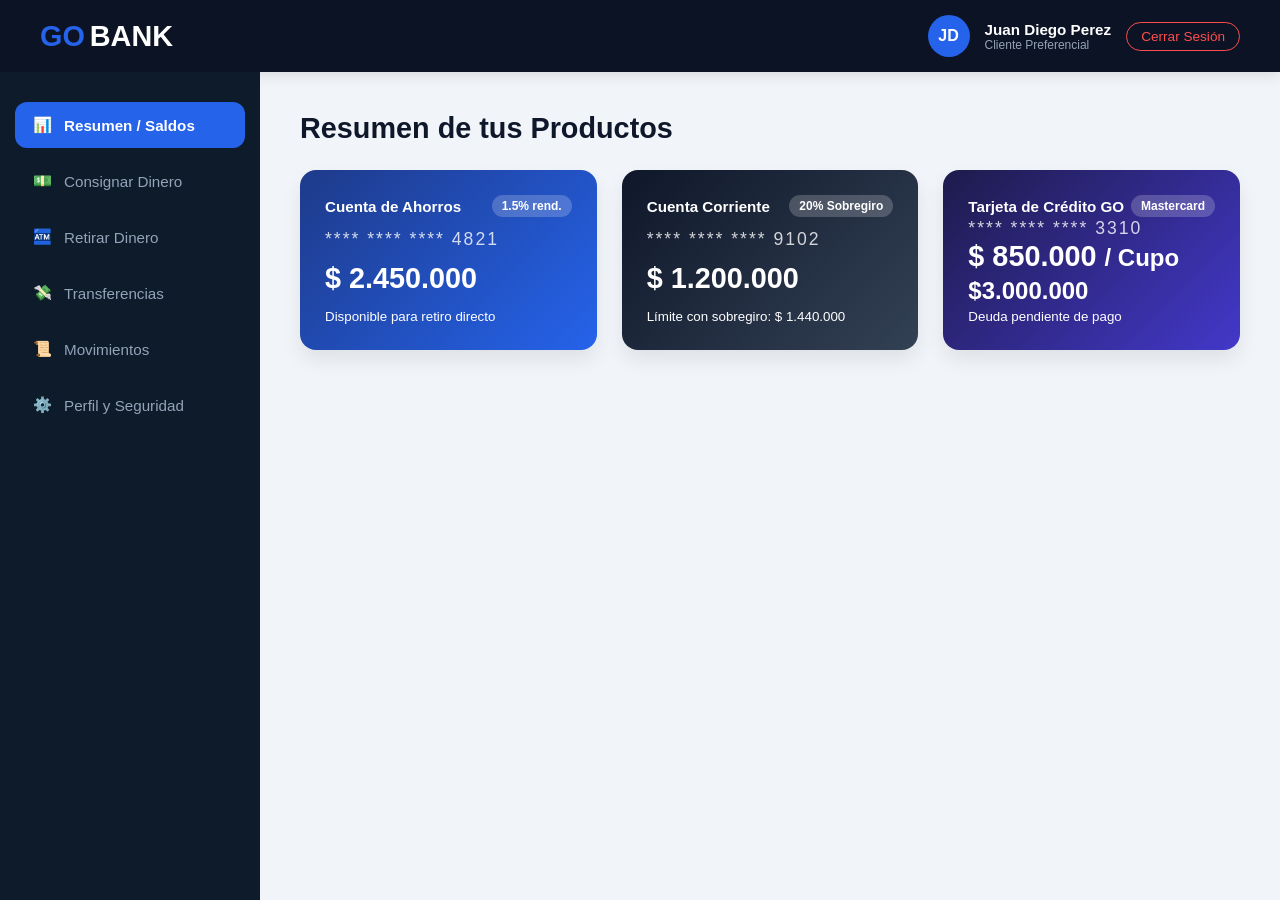
<file: src/landing.html>
<!DOCTYPE html>
<html lang="es">
<head>
  <meta charset="UTF-8">
  <meta name="viewport" content="width=device-width, initial-scale=1.0">
  <title>Panel de Cajero - GOBANK</title>
  <link rel="stylesheet" href="dashboard-styles.css">
</head>
<body>

  <!-- Barra Superior de Navegación -->
  <header class="topbar">
    <div class="brand">
      <span class="logo">GO</span>
      <span class="brand-name">BANK</span>
    </div>
    <div class="user-info">
      <div class="user-avatar">JD</div>
      <div class="user-details">
        <span class="user-name">Juan Diego Perez</span>
        <span class="user-role">Cliente Preferencial</span>
      </div>
      <button class="btn-logout" onclick="alert('Sesión cerrada con éxito.')">Cerrar Sesión</button>
    </div>
  </header>

  <div class="dashboard-layout">
    
    <!-- Barra Lateral de Navegación -->
    <aside class="sidebar">
      <nav class="sidebar-nav">
        <button class="nav-item active" onclick="switchTab('resumen')">
          <span class="icon">📊</span> Resumen / Saldos
        </button>
        <button class="nav-item" onclick="switchTab('consignar')">
          <span class="icon">💵</span> Consignar Dinero
        </button>
        <button class="nav-item" onclick="switchTab('retirar')">
          <span class="icon">🏧</span> Retirar Dinero
        </button>
        <button class="nav-item" onclick="switchTab('transferir')">
          <span class="icon">💸</span> Transferencias
        </button>
        <button class="nav-item" onclick="switchTab('movimientos')">
          <span class="icon">📜</span> Movimientos
        </button>
        <button class="nav-item" onclick="switchTab('perfil')">
          <span class="icon">⚙️</span> Perfil y Seguridad
        </button>
      </nav>
    </aside>

    <!-- Contenido Principal -->
    <main class="main-content">

      <!-- SECCIÓN 1: RESUMEN DE SALDOS -->
      <section id="tab-resumen" class="tab-content active">
        <h2 class="section-title">Resumen de tus Productos</h2>
        <div class="cards-grid">
          
          <div class="product-card savings">
            <div class="card-header">
              <span>Cuenta de Ahorros</span>
              <span class="badge">1.5% rend.</span>
            </div>
            <div class="card-number">**** **** **** 4821</div>
            <div class="card-balance">$ 2.450.000</div>
            <div class="card-footer">
              <small>Disponible para retiro directo</small>
            </div>
          </div>

          <div class="product-card checking">
            <div class="card-header">
              <span>Cuenta Corriente</span>
              <span class="badge overdrawn">20% Sobregiro</span>
            </div>
            <div class="card-number">**** **** **** 9102</div>
            <div class="card-balance">$ 1.200.000</div>
            <div class="card-footer">
              <small>Límite con sobregiro: $ 1.440.000</small>
            </div>
          </div>

          <div class="product-card credit">
            <div class="card-header">
              <span>Tarjeta de Crédito GO</span>
              <span class="badge mastercard">Mastercard</span>
            </div>
            <div class="card-number">**** **** **** 3310</div>
            <div class="card-balance">$ 850.000 <small>/ Cupo $3.000.000</small></div>
            <div class="card-footer">
              <small>Deuda pendiente de pago</small>
            </div>
          </div>

        </div>
      </section>

      <!-- SECCIÓN 2: CONSIGNAR DINERO -->
      <section id="tab-consignar" class="tab-content">
        <h2 class="section-title">Consignar Dinero</h2>
        <div class="form-card">
          <form class="action-form">
            <div class="input-group">
              <label>Selecciona el producto a depositar</label>
              <select required>
                <option value="ahorros">Cuenta de Ahorros - **** 4821 ($2.450.000)</option>
                <option value="corriente">Cuenta Corriente - **** 9102 ($1.200.000)</option>
              </select>
            </div>
            <div class="input-group">
              <label>Monto a consignar ($)</label>
              <input type="number" min="1" placeholder="Ej: 50000" required>
            </div>
            <button type="submit" class="btn-action">Realizar Consignación</button>
          </form>
        </div>
      </section>

      <!-- SECCIÓN 3: RETIRAR DINERO -->
     <!-- SECCIÓN 3: RETIRAR DINERO / AVANCES -->
      <section id="tab-retirar" class="tab-content">
        <h2 class="section-title">Retirar Dinero / Avances</h2>
        <div class="form-card">
          <form class="action-form">
            <div class="input-group">
              <label>Selecciona el producto de origen</label>
              <select id="select-retiro-origen" onchange="actualizarInfoRetiro()" required>
                <option value="ahorros">Cuenta de Ahorros - **** 4821 ($2.450.000)</option>
                <option value="corriente">Cuenta Corriente - **** 9102 ($1.200.000)</option>
                <option value="credito">Tarjeta de Crédito GO - **** 3310 (Cupo disp: $2.150.000)</option>
              </select>
            </div>

            <div class="input-group">
              <label>Monto a retirar ($)</label>
              <input type="number" min="1" placeholder="Monto" required>
            </div>

            <!-- Recadro informativo dinámico según el producto seleccionado -->
            <div id="info-retiro-box" class="info-box">
              <p>💡 <b>Reglas de Ahorros:</b> Aplica un cobro del 1.5% de comisión por retiro[cite: 3].</p>
            </div>

            <button type="submit" class="btn-action">Confirmar Retiro / Avance</button>
          </form>
        </div>
      </section>

      <!-- SECCIÓN 4: TRANSFERENCIAS -->
      <section id="tab-transferir" class="tab-content">
        <h2 class="section-title">Realizar Transferencia</h2>
        <div class="form-card">
          <form class="action-form">
            <div class="input-group">
              <label>Tipo de transferencia</label>
              <select required>
                <option value="propia">Entre mis propias cuentas</option>
                <option value="terceros">A otros usuarios GO</option>
              </select>
            </div>
            <div class="input-group">
              <label>Cuenta de origen</label>
              <select required>
                <option value="ahorros">Cuenta de Ahorros - **** 4821</option>
                <option value="corriente">Cuenta Corriente - **** 9102</option>
              </select>
            </div>
            <div class="input-group">
              <label>Cuenta de destino / ID de Usuario</label>
              <input type="text" placeholder="Ej: 1029384756 o número de cuenta" required>
            </div>
            <div class="input-group">
              <label>Monto a transferir ($)</label>
              <input type="number" min="1" placeholder="Ej: 100000" required>
            </div>
            <button type="submit" class="btn-action">Transferir Ahora</button>
          </form>
        </div>
      </section>

      <!-- SECCIÓN 5: CONSULTAR MOVIMIENTOS -->
      <section id="tab-movimientos" class="tab-content">
        <h2 class="section-title">Historial de Movimientos</h2>
        <div class="table-card">
          <table class="history-table">
            <thead>
              <tr>
                <th>Fecha y Hora</th>
                <th>Tipo</th>
                <th>Producto</th>
                <th>Valor</th>
                <th>Estado</th>
              </tr>
            </thead>
            <tbody>
              <tr>
                <td>03/10/2026 09:15 AM</td>
                <td><span class="badge-type deposit">Consignación</span></td>
                <td>Cuenta de Ahorros</td>
                <td class="amount positive">+$ 150.000</td>
                <td>Exitosa</td>
              </tr>
              <tr>
                <td>02/10/2026 04:30 PM</td>
                <td><span class="badge-type withdrawal">Retiro</span></td>
                <td>Cuenta Corriente</td>
                <td class="amount negative">-$ 50.000</td>
                <td>Exitosa</td>
              </tr>
              <tr>
                <td>01/10/2026 11:20 AM</td>
                <td><span class="badge-type transfer">Transferencia</span></td>
                <td>Ahorros → Corriente</td>
                <td class="amount neutral">$ 200.000</td>
                <td>Exitosa</td>
              </tr>
            </tbody>
          </table>
        </div>
      </section>

      <!-- SECCIÓN 6: PERFIL Y SEGURIDAD -->
      <section id="tab-perfil" class="tab-content">
        <h2 class="section-title">Perfil y Configuración de Seguridad</h2>
        <div class="form-card">
          <h3>Datos Personales</h3>
          <form class="action-form">
            <div class="input-group">
              <label>Nombre Completo</label>
              <input type="text" value="Juan Diego Perez">
            </div>
            <div class="input-group">
              <label>Número de Identificación</label>
              <input type="text" value="1029384756" disabled>
            </div>
            <div class="input-group">
              <label>Correo Electrónico</label>
              <input type="email" value="juan.perez@email.com">
            </div>
            <button type="button" class="btn-action">Guardar Cambios</button>
          </form>

          <hr class="form-divider">

          <h3>Cambio de Contraseña</h3>
          <form class="action-form">
            <div class="input-group">
              <label>Contraseña Actual</label>
              <input type="password" placeholder="••••••••">
            </div>
            <div class="input-group">
              <label>Nueva Contraseña</label>
              <input type="password" placeholder="••••••••">
            </div>
            <div class="input-group">
              <label>Confirmar Nueva Contraseña</label>
              <input type="password" placeholder="••••••••">
            </div>
            <button type="button" class="btn-action warning">Actualizar Contraseña</button>
          </form>
        </div>
      </section>

    </main>

  </div>

  <!-- Script interactivo básico para cambio de pestañas -->
  <script>
    function switchTab(tabId) {
      document.querySelectorAll('.tab-content').forEach(el => el.classList.remove('active'));
      document.querySelectorAll('.nav-item').forEach(el => el.classList.remove('active'));

      document.getElementById('tab-' + tabId).classList.add('active');
      event.currentTarget.classList.add('active');
    }
  </script>
  <script>
    function actualizarInfoRetiro() {
      const opcion = document.getElementById('select-retiro-origen').value;
      const infoBox = document.getElementById('info-retiro-box');

      if (opcion === 'ahorros') {
        infoBox.innerHTML = '<p>💡 <b>Regla Ahorros:</b> Se aplica un cobro del 1.5% por retiro sobre el valor solicitado[cite: 3].</p>';
      } else if (opcion === 'corriente') {
        infoBox.innerHTML = '<p>💡 <b>Regla Corriente:</b> Puedes retirar hasta tu saldo disponible + un 20% adicional de sobregiro[cite: 3].</p>';
      } else if (opcion === 'credito') {
        infoBox.innerHTML = '<p>💳 <b>Avance con Tarjeta de Crédito:</b> Tiene un cobro fijo de $5.000 + 2% sobre el valor del avance[cite: 4].</p>';
      }
    }
  </script>
</body>
</html>
</file>
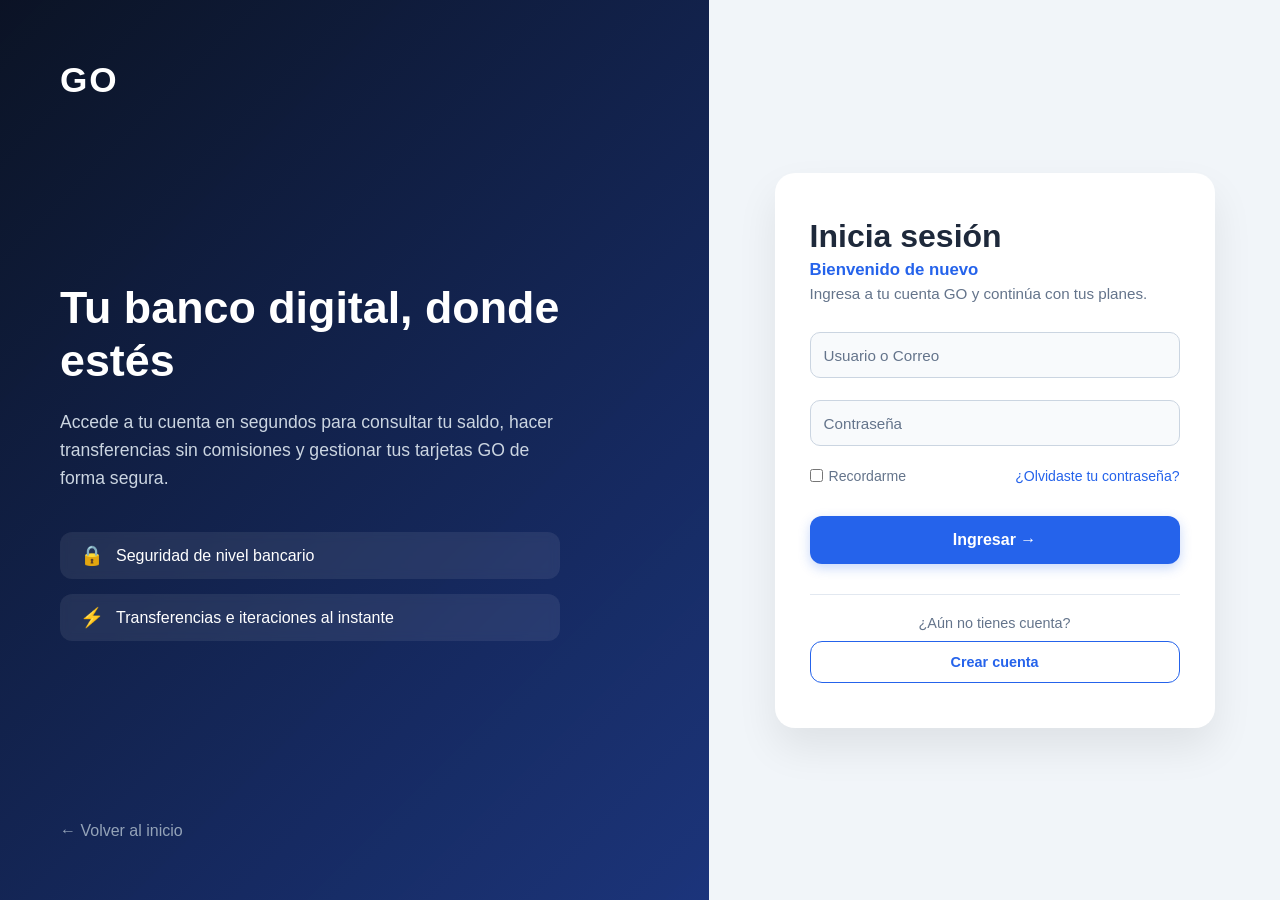
<file: src/login.html>
<!DOCTYPE html>
<html lang="es">
<head>
  <meta charset="UTF-8">
  <meta name="viewport" content="width=device-width, initial-scale=1.0">
  <title>Inicia Sesión - GOBANK</title>
  <link rel="stylesheet" href="login-styles.css">
</head>
<body>

  <main class="login-container">
    
    <!-- Lado Izquierdo: Información / Mensaje de marca -->
    <section class="info-panel">
      <div class="brand-logo">GO</div>
      <div class="info-content">
        <h1>Tu banco digital, donde estés</h1>
        <p>Accede a tu cuenta en segundos para consultar tu saldo, hacer transferencias sin comisiones y gestionar tus tarjetas GO de forma segura.</p>
        <div class="features-list">
          <div class="feature-item">
            <span class="icon">🔒</span>
            <span>Seguridad de nivel bancario</span>
          </div>
          <div class="feature-item">
            <span class="icon">⚡</span>
            <span>Transferencias e iteraciones al instante</span>
          </div>
        </div>
      </div>
      <div class="info-footer">
        <a href="index.html" class="back-link">← Volver al inicio</a>
      </div>
    </section>

    <!-- Lado Derecho: Formulario de Iniciar Sesión -->
    <section class="form-panel">
      <div class="login-card">
        <h2>Inicia sesión</h2>
        <span class="welcome-text">Bienvenido de nuevo</span>
        <p class="instruction-text">Ingresa a tu cuenta GO y continúa con tus planes.</p>

        <form class="login-form">
          <div class="input-group">
            <input type="text" id="username" required placeholder=" ">
            <label for="username">Usuario o Correo</label>
          </div>

          <div class="input-group">
            <input type="password" id="password" required placeholder=" ">
            <label for="password">Contraseña</label>
          </div>

          <div class="form-options">
            <label class="remember-me">
              <input type="checkbox"> Recordarme
            </label>
            <a href="#" class="forgot-password">¿Olvidaste tu contraseña?</a>
          </div>

          <button type="submit" class="btn-submit">Ingresar →</button>
        </form>

        <div class="card-footer">
          <p>¿Aún no tienes cuenta?</p>
          <a href="registro.html" class="btn-secondary-link">Crear cuenta</a>
        </div>
      </div>
    </section>

  </main>

</body>
</html>
</file>
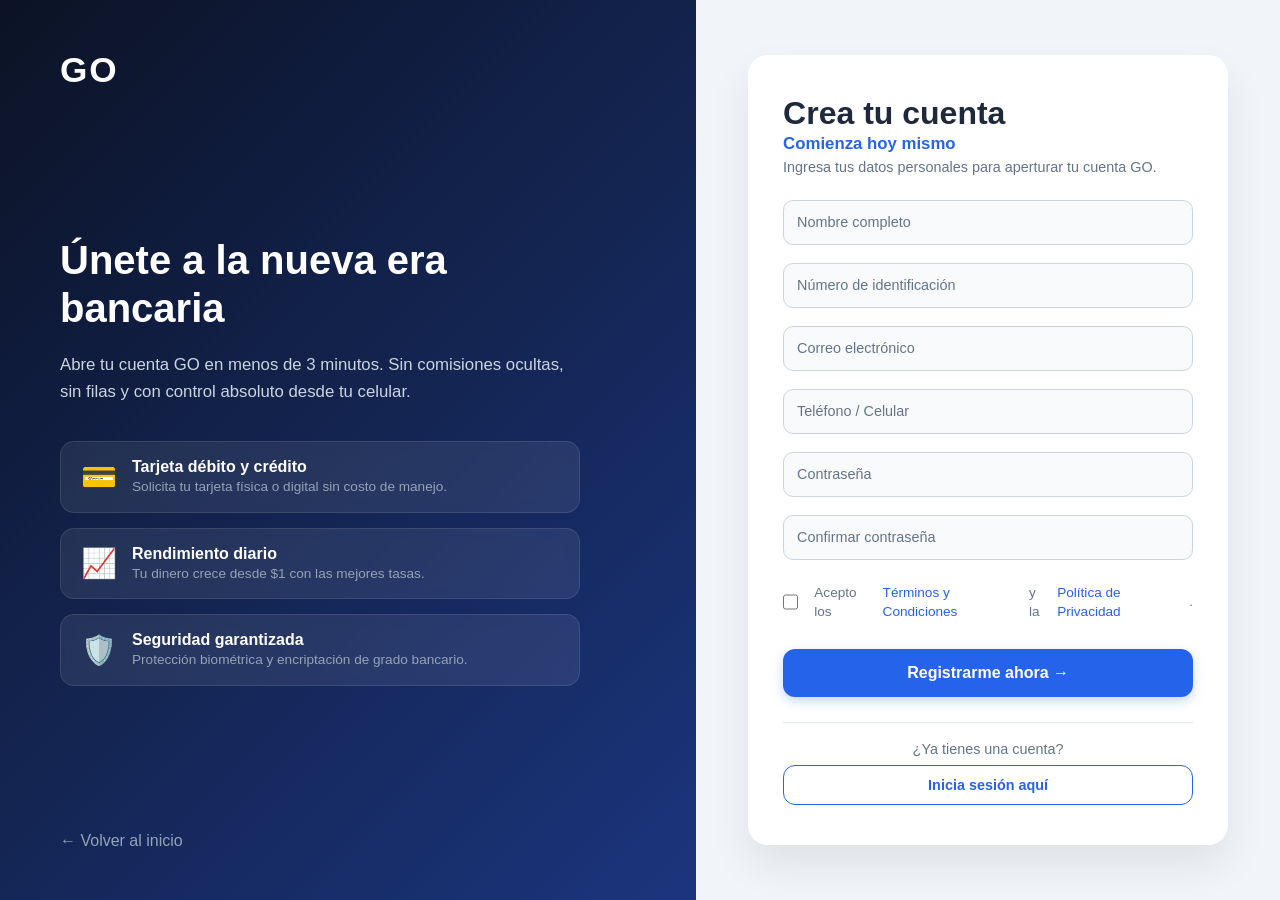
<file: src/registro.html>
<!DOCTYPE html>
<html lang="es">
<head>
  <meta charset="UTF-8">
  <meta name="viewport" content="width=device-width, initial-scale=1.0">
  <title>Registro - GOBANK</title>
  <link rel="stylesheet" href="registro-styles.css">
</head>
<body>

  <main class="register-container">
    
    <!-- Lado Izquierdo: Información y Beneficios -->
    <section class="info-panel">
      <div class="brand-logo">GO</div>
      <div class="info-content">
        <h1>Únete a la nueva era bancaria</h1>
        <p>Abre tu cuenta GO en menos de 3 minutos. Sin comisiones ocultas, sin filas y con control absoluto desde tu celular.</p>
        
        <div class="benefits-list">
          <div class="benefit-card">
            <div class="benefit-icon">💳</div>
            <div>
              <h3>Tarjeta débito y crédito</h3>
              <p>Solicita tu tarjeta física o digital sin costo de manejo.</p>
            </div>
          </div>

          <div class="benefit-card">
            <div class="benefit-icon">📈</div>
            <div>
              <h3>Rendimiento diario</h3>
              <p>Tu dinero crece desde $1 con las mejores tasas.</p>
            </div>
          </div>

          <div class="benefit-card">
            <div class="benefit-icon">🛡️</div>
            <div>
              <h3>Seguridad garantizada</h3>
              <p>Protección biométrica y encriptación de grado bancario.</p>
            </div>
          </div>
        </div>
      </div>

      <div class="info-footer">
        <a href="index.html" class="back-link">← Volver al inicio</a>
      </div>
    </section>

    <!-- Lado Derecho: Formulario de Registro -->
    <section class="form-panel">
      <div class="register-card">
        <h2>Crea tu cuenta</h2>
        <span class="subtitle-text">Comienza hoy mismo</span>
        <p class="instruction-text">Ingresa tus datos personales para aperturar tu cuenta GO.</p>

        <form class="register-form">
          
          <div class="input-group">
            <input type="text" id="fullname" required placeholder=" ">
            <label for="fullname">Nombre completo</label>
          </div>

          <div class="input-group">
            <input type="text" id="id-number" required placeholder=" ">
            <label for="id-number">Número de identificación</label>
          </div>

          <div class="input-group">
            <input type="email" id="email" required placeholder=" ">
            <label for="email">Correo electrónico</label>
          </div>

          <div class="input-group">
            <input type="tel" id="phone" required placeholder=" ">
            <label for="phone">Teléfono / Celular</label>
          </div>

          <div class="input-group">
            <input type="password" id="password" required placeholder=" ">
            <label for="password">Contraseña</label>
          </div>

          <div class="input-group">
            <input type="password" id="confirm-password" required placeholder=" ">
            <label for="confirm-password">Confirmar contraseña</label>
          </div>

          <div class="terms-group">
            <label class="checkbox-container">
              <input type="checkbox" required>
              <span class="checkmark"></span>
              Acepto los <a href="#">Términos y Condiciones</a> y la <a href="#">Política de Privacidad</a>.
            </label>
          </div>

          <button type="submit" class="btn-submit">Registrarme ahora →</button>
        </form>

        <div class="card-footer">
          <p>¿Ya tienes una cuenta?</p>
          <a href="login.html" class="btn-login-link">Inicia sesión aquí</a>
        </div>
      </div>
    </section>

  </main>

</body>
</html>
</file>
<file: src/dashboard-styles.css>
/* Variables Globales */
:root {
  --bg-dark: #0b1325;
  --bg-main: #f1f5f9;
  --primary-blue: #2563eb;
  --primary-hover: #1d4ed8;
  --text-dark: #0f172a;
  --text-muted: #64748b;
  --text-light: #ffffff;
  --border-radius: 16px;
  --transition: all 0.3s cubic-bezier(0.4, 0, 0.2, 1);
}

* {
  box-sizing: border-box;
  margin: 0;
  padding: 0;
  font-family: 'Segoe UI', Tahoma, Geneva, Verdana, sans-serif;
}

body {
  background-color: var(--bg-main);
  color: var(--text-dark);
  min-height: 100vh;
}

/* 1. Topbar Superior */
.topbar {
  display: flex;
  justify-content: space-between;
  align-items: center;
  background-color: var(--bg-dark);
  padding: 15px 40px;
  color: var(--text-light);
  box-shadow: 0 4px 12px rgba(0, 0, 0, 0.1);
}

.brand {
  display: flex;
  align-items: center;
  gap: 5px;
  font-size: 1.8rem;
  font-weight: 900;
}

.brand .logo {
  color: var(--primary-blue);
}

.user-info {
  display: flex;
  align-items: center;
  gap: 15px;
}

.user-avatar {
  width: 42px;
  height: 42px;
  border-radius: 50%;
  background-color: var(--primary-blue);
  color: var(--text-light);
  display: flex;
  align-items: center;
  justify-content: center;
  font-weight: bold;
}

.user-details {
  display: flex;
  flex-direction: column;
}

.user-name {
  font-size: 0.95rem;
  font-weight: 600;
}

.user-role {
  font-size: 0.75rem;
  color: #94a3b8;
}

.btn-logout {
  background-color: transparent;
  border: 1px solid #ff4d4d;
  color: #ff4d4d;
  padding: 6px 14px;
  border-radius: 20px;
  cursor: pointer;
  font-size: 0.85rem;
  transition: var(--transition);
}

.btn-logout:hover {
  background-color: #ff4d4d;
  color: var(--text-light);
}

/* 2. Layout Principal (Sidebar + Main Content) */
.dashboard-layout {
  display: flex;
  min-height: calc(100vh - 72px);
}

.sidebar {
  width: 260px;
  background-color: #0d1b2a;
  padding: 30px 15px;
}

.sidebar-nav {
  display: flex;
  flex-direction: column;
  gap: 10px;
}

.nav-item {
  display: flex;
  align-items: center;
  gap: 12px;
  padding: 14px 18px;
  background: transparent;
  border: none;
  border-radius: 12px;
  color: #94a3b8;
  font-size: 0.95rem;
  font-weight: 500;
  text-align: left;
  cursor: pointer;
  transition: var(--transition);
}

.nav-item:hover {
  background-color: rgba(255, 255, 255, 0.08);
  color: var(--text-light);
  transform: translateX(5px);
}

.nav-item.active {
  background-color: var(--primary-blue);
  color: var(--text-light);
  font-weight: 600;
}

.main-content {
  flex: 1;
  padding: 40px;
}

/* Tabs Toggle */
.tab-content {
  display: none;
}

.tab-content.active {
  display: block;
}

.section-title {
  font-size: 1.8rem;
  margin-bottom: 25px;
  color: var(--text-dark);
}

/* 3. Tarjetas de Productos */
.cards-grid {
  display: flex;
  gap: 25px;
  flex-wrap: wrap;
}

.product-card {
  flex: 1;
  min-width: 280px;
  border-radius: var(--border-radius);
  padding: 25px;
  color: var(--text-light);
  display: flex;
  flex-direction: column;
  justify-content: space-between;
  height: 180px;
  box-shadow: 0 10px 20px rgba(0, 0, 0, 0.08);
  transition: var(--transition);
}

.product-card:hover {
  transform: translateY(-8px);
  box-shadow: 0 15px 30px rgba(0, 0, 0, 0.15);
}

.product-card.savings {
  background: linear-gradient(135deg, #1e3a8a 0%, #2563eb 100%);
}

.product-card.checking {
  background: linear-gradient(135deg, #0f172a 0%, #334155 100%);
}

.product-card.credit {
  background: linear-gradient(135deg, #1e1b4b 0%, #4338ca 100%);
}

.card-header {
  display: flex;
  justify-content: space-between;
  align-items: center;
  font-size: 0.95rem;
  font-weight: 600;
}

.badge {
  font-size: 0.75rem;
  background: rgba(255, 255, 255, 0.2);
  padding: 4px 10px;
  border-radius: 12px;
}

.card-number {
  font-size: 1.1rem;
  letter-spacing: 2px;
  opacity: 0.8;
}

.card-balance {
  font-size: 1.8rem;
  font-weight: bold;
}

/* 4. Formularios de Acción */
.form-card {
  background-color: var(--text-light);
  padding: 35px;
  border-radius: var(--border-radius);
  max-width: 600px;
  box-shadow: 0 8px 20px rgba(0, 0, 0, 0.05);
}

.action-form {
  display: flex;
  flex-direction: column;
  gap: 20px;
}

.input-group {
  display: flex;
  flex-direction: column;
  gap: 8px;
}

.input-group label {
  font-weight: 600;
  font-size: 0.9rem;
  color: var(--text-dark);
}

.input-group input,
.input-group select {
  padding: 12px 16px;
  border: 1px solid #cbd5e1;
  border-radius: 10px;
  font-size: 1rem;
  outline: none;
  transition: var(--transition);
}

.input-group input:focus,
.input-group select:focus {
  border-color: var(--primary-blue);
  box-shadow: 0 0 0 3px rgba(37, 99, 235, 0.15);
}

.btn-action {
  background-color: var(--primary-blue);
  color: var(--text-light);
  border: none;
  padding: 14px;
  border-radius: 12px;
  font-size: 1rem;
  font-weight: 600;
  cursor: pointer;
  transition: var(--transition);
  margin-top: 10px;
}

.btn-action:hover {
  background-color: var(--primary-hover);
  transform: translateY(-2px);
  box-shadow: 0 6px 18px rgba(37, 99, 235, 0.3);
}

.info-box {
  background-color: #eff6ff;
  border-left: 4px solid var(--primary-blue);
  padding: 15px;
  border-radius: 8px;
  font-size: 0.88rem;
  color: #1e40af;
}

.form-divider {
  border: 0;
  height: 1px;
  background-color: #e2e8f0;
  margin: 30px 0;
}

/* 5. Tabla de Movimientos */
.table-card {
  background-color: var(--text-light);
  border-radius: var(--border-radius);
  padding: 20px;
  box-shadow: 0 8px 20px rgba(0, 0, 0, 0.05);
  overflow-x: auto;
}

.history-table {
  width: 100%;
  border-collapse: collapse;
  text-align: left;
}

.history-table th,
.history-table td {
  padding: 16px 20px;
  border-bottom: 1px solid #f1f5f9;
}

.history-table th {
  color: var(--text-muted);
  font-size: 0.85rem;
  text-transform: uppercase;
}

.badge-type {
  padding: 4px 10px;
  border-radius: 12px;
  font-size: 0.8rem;
  font-weight: 600;
}
/* Estilo para el recuadro informativo de avances en tarjeta de crédito */
.info-box.credit-warning {
  background-color: #fef2f2;
  border-left-color: #dc2626;
  color: #991b1b;
}

.badge-type.deposit { background-color: #dcfce7; color: #15803d; }
.badge-type.withdrawal { background-color: #fee2e2; color: #b91c1c; }
.badge-type.transfer { background-color: #e0f2fe; color: #0369a1; }

.amount.positive { color: #16a34a; font-weight: bold; }
.amount.negative { color: #dc2626; font-weight: bold; }

/* Adaptación Móvil */
@media (max-width: 900px) {
  .dashboard-layout {
    flex-direction: column;
  }
  .sidebar {
    width: 100%;
  }
  .sidebar-nav {
    flex-direction: row;
    overflow-x: auto;
  }
  .main-content {
    padding: 20px;
  }
}
</file>
<file: src/login-styles.css>
/* Variables Globales */
:root {
  --bg-dark: #0b1325;
  --primary-blue: #2563eb;
  --primary-hover: #1d4ed8;
  --accent-color: #3b82f6;
  --text-dark: #1e293b;
  --text-muted: #64748b;
  --text-light: #ffffff;
  --input-bg: #f8fafc;
  --border-radius: 20px;
  --transition: all 0.3s cubic-bezier(0.4, 0, 0.2, 1);
}

* {
  box-sizing: border-box;
  margin: 0;
  padding: 0;
  font-family: 'Segoe UI', Roboto, Helvetica, Arial, sans-serif;
}

body {
  background-color: var(--bg-dark);
  min-height: 100vh;
  display: flex;
  align-items: center;
  justify-content: center;
}

/* Contenedor Principal (Flexbox) */
.login-container {
  display: flex;
  width: 100%;
  min-height: 100vh;
  overflow: hidden;
}

/* 1. Lado Izquierdo (Info/Mensaje) */
.info-panel {
  flex: 1.2;
  background: linear-gradient(135deg, rgba(11, 19, 37, 0.92) 0%, rgba(30, 58, 138, 0.85) 100%),
              url('https://images.unsplash.com/photo-1512428559087-560fa5ceab42?auto=format&fit=crop&w=1200&q=80') center/cover no-repeat;
  padding: 60px;
  display: flex;
  flex-direction: column;
  justify-content: space-between;
  color: var(--text-light);
  position: relative;
}

.brand-logo {
  font-size: 2.2rem;
  font-weight: 900;
  letter-spacing: 2px;
}

.info-content {
  display: flex;
  flex-direction: column;
  gap: 20px;
  max-width: 500px;
}

.info-content h1 {
  font-size: 2.8rem;
  line-height: 1.2;
}

.info-content p {
  font-size: 1.1rem;
  color: #cbd5e1;
  line-height: 1.6;
}

.features-list {
  display: flex;
  flex-direction: column;
  gap: 15px;
  margin-top: 20px;
}

.feature-item {
  display: flex;
  align-items: center;
  gap: 12px;
  background: rgba(255, 255, 255, 0.08);
  padding: 12px 20px;
  border-radius: 12px;
  backdrop-filter: blur(5px);
  transition: var(--transition);
}

.feature-item:hover {
  background: rgba(255, 255, 255, 0.15);
  transform: translateX(5px);
}

.feature-item .icon {
  font-size: 1.2rem;
}

.back-link {
  color: #94a3b8;
  text-decoration: none;
  font-weight: 500;
  transition: var(--transition);
  display: inline-block;
}

.back-link:hover {
  color: var(--text-light);
  transform: translateX(-5px);
}

/* 2. Lado Derecho (Formulario) */
.form-panel {
  flex: 1;
  background-color: #f1f5f9;
  display: flex;
  align-items: center;
  justify-content: center;
  padding: 40px;
}

.login-card {
  background-color: #ffffff;
  width: 100%;
  max-width: 440px;
  padding: 45px 35px;
  border-radius: var(--border-radius);
  box-shadow: 0 20px 40px rgba(0, 0, 0, 0.08);
  display: flex;
  flex-direction: column;
  transition: var(--transition);
}

.login-card:hover {
  box-shadow: 0 25px 50px rgba(0, 0, 0, 0.12);
}

.login-card h2 {
  font-size: 2rem;
  color: var(--text-dark);
  margin-bottom: 5px;
}

.welcome-text {
  color: var(--primary-blue);
  font-weight: 600;
  font-size: 1.05rem;
}

.instruction-text {
  color: var(--text-muted);
  font-size: 0.95rem;
  margin-top: 5px;
  margin-bottom: 30px;
}

/* Campos de entrada con animación flotante */
.login-form {
  display: flex;
  flex-direction: column;
  gap: 22px;
}

.input-group {
  position: relative;
}

.input-group input {
  width: 100%;
  padding: 16px 14px 10px 14px;
  border: 1px solid #cbd5e1;
  border-radius: 10px;
  background-color: var(--input-bg);
  font-size: 1rem;
  color: var(--text-dark);
  outline: none;
  transition: var(--transition);
}

.input-group label {
  position: absolute;
  left: 14px;
  top: 50%;
  transform: translateY(-50%);
  color: var(--text-muted);
  pointer-events: none;
  transition: var(--transition);
  font-size: 0.95rem;
}

/* Animación de la etiqueta al escribir o focalizar */
.input-group input:focus,
.input-group input:not(:placeholder-shown) {
  border-color: var(--primary-blue);
  background-color: #ffffff;
}

.input-group input:focus + label,
.input-group input:not(:placeholder-shown) + label {
  top: 10px;
  font-size: 0.75rem;
  color: var(--primary-blue);
  font-weight: 600;
}

.form-options {
  display: flex;
  justify-content: space-between;
  align-items: center;
  font-size: 0.88rem;
}

.remember-me {
  display: flex;
  align-items: center;
  gap: 6px;
  color: var(--text-muted);
  cursor: pointer;
}

.forgot-password {
  color: var(--primary-blue);
  text-decoration: none;
  font-weight: 500;
  transition: var(--transition);
}

.forgot-password:hover {
  text-decoration: underline;
  color: var(--primary-hover);
}

/* Botones con :hover */
.btn-submit {
  background-color: var(--primary-blue);
  color: var(--text-light);
  border: none;
  padding: 15px;
  border-radius: 12px;
  font-size: 1rem;
  font-weight: 600;
  cursor: pointer;
  transition: var(--transition);
  margin-top: 10px;
  box-shadow: 0 4px 12px rgba(37, 99, 235, 0.25);
}

.btn-submit:hover {
  background-color: var(--primary-hover);
  transform: translateY(-2px);
  box-shadow: 0 6px 18px rgba(37, 99, 235, 0.35);
}

/* Pie del Formulario */
.card-footer {
  margin-top: 30px;
  padding-top: 20px;
  border-top: 1px solid #e2e8f0;
  display: flex;
  flex-direction: column;
  align-items: center;
  gap: 10px;
  font-size: 0.9rem;
  color: var(--text-muted);
}

.btn-secondary-link {
  display: inline-block;
  width: 100%;
  text-align: center;
  padding: 12px;
  background-color: transparent;
  color: var(--primary-blue);
  border: 1px solid var(--primary-blue);
  border-radius: 12px;
  text-decoration: none;
  font-weight: 600;
  transition: var(--transition);
}

.btn-secondary-link:hover {
  background-color: rgba(37, 99, 235, 0.08);
  transform: translateY(-2px);
}

/* Diseño adaptable (Pantallas Móviles) */
@media (max-width: 900px) {
  .login-container {
    flex-direction: column;
  }

  .info-panel {
    padding: 40px 20px;
    min-height: auto;
  }

  .info-content h1 {
    font-size: 2rem;
  }

  .form-panel {
    padding: 30px 20px;
  }
}
</file>
<file: src/registro-styles.css>
/* Variables Globales */
:root {
  --bg-dark: #0b1325;
  --primary-blue: #2563eb;
  --primary-hover: #1d4ed8;
  --text-dark: #1e293b;
  --text-muted: #64748b;
  --text-light: #ffffff;
  --input-bg: #f8fafc;
  --border-radius: 20px;
  --transition: all 0.3s cubic-bezier(0.4, 0, 0.2, 1);
}

* {
  box-sizing: border-box;
  margin: 0;
  padding: 0;
  font-family: 'Segoe UI', Roboto, Helvetica, Arial, sans-serif;
}

body {
  background-color: var(--bg-dark);
  min-height: 100vh;
}

/* Contenedor Principal (Flexbox) */
.register-container {
  display: flex;
  width: 100%;
  min-height: 100vh;
}

/* 1. Lado Izquierdo (Información y Beneficios) */
.info-panel {
  flex: 1.1;
  background: linear-gradient(135deg, rgba(11, 19, 37, 0.94) 0%, rgba(30, 58, 138, 0.88) 100%),
              url('https://images.unsplash.com/photo-1559526324-4b87b5e36e44?auto=format&fit=crop&w=1200&q=80') center/cover no-repeat;
  padding: 50px 60px;
  display: flex;
  flex-direction: column;
  justify-content: space-between;
  color: var(--text-light);
}

.brand-logo {
  font-size: 2.2rem;
  font-weight: 900;
  letter-spacing: 2px;
}

.info-content {
  display: flex;
  flex-direction: column;
  gap: 20px;
  max-width: 520px;
  margin: 30px 0;
}

.info-content h1 {
  font-size: 2.5rem;
  line-height: 1.2;
}

.info-content p {
  font-size: 1.05rem;
  color: #cbd5e1;
  line-height: 1.6;
}

.benefits-list {
  display: flex;
  flex-direction: column;
  gap: 15px;
  margin-top: 15px;
}

.benefit-card {
  display: flex;
  align-items: center;
  gap: 15px;
  background: rgba(255, 255, 255, 0.08);
  padding: 16px 20px;
  border-radius: 14px;
  backdrop-filter: blur(6px);
  border: 1px solid rgba(255, 255, 255, 0.1);
  transition: var(--transition);
}

.benefit-card:hover {
  background: rgba(255, 255, 255, 0.16);
  transform: translateX(8px);
}

.benefit-icon {
  font-size: 1.8rem;
}

.benefit-card h3 {
  font-size: 1rem;
  color: var(--text-light);
  margin-bottom: 2px;
}

.benefit-card p {
  font-size: 0.85rem;
  color: #94a3b8;
  line-height: 1.3;
}

.back-link {
  color: #94a3b8;
  text-decoration: none;
  font-weight: 500;
  transition: var(--transition);
  display: inline-block;
}

.back-link:hover {
  color: var(--text-light);
  transform: translateX(-5px);
}

/* 2. Lado Derecho (Formulario de Registro) */
.form-panel {
  flex: 1;
  background-color: #f1f5f9;
  display: flex;
  align-items: center;
  justify-content: center;
  padding: 40px 30px;
  overflow-y: auto;
}

.register-card {
  background-color: #ffffff;
  width: 100%;
  max-width: 480px;
  padding: 40px 35px;
  border-radius: var(--border-radius);
  box-shadow: 0 20px 40px rgba(0, 0, 0, 0.08);
  display: flex;
  flex-direction: column;
  transition: var(--transition);
}

.register-card:hover {
  box-shadow: 0 25px 50px rgba(0, 0, 0, 0.12);
}

.register-card h2 {
  font-size: 2rem;
  color: var(--text-dark);
  margin-bottom: 2px;
}

.subtitle-text {
  color: var(--primary-blue);
  font-weight: 600;
  font-size: 1.05rem;
}

.instruction-text {
  color: var(--text-muted);
  font-size: 0.9rem;
  margin-top: 5px;
  margin-bottom: 25px;
}

/* Formulario e Inputs Animados */
.register-form {
  display: flex;
  flex-direction: column;
  gap: 18px;
}

.input-group {
  position: relative;
}

.input-group input {
  width: 100%;
  padding: 16px 14px 10px 14px;
  border: 1px solid #cbd5e1;
  border-radius: 10px;
  background-color: var(--input-bg);
  font-size: 0.95rem;
  color: var(--text-dark);
  outline: none;
  transition: var(--transition);
}

.input-group label {
  position: absolute;
  left: 14px;
  top: 50%;
  transform: translateY(-50%);
  color: var(--text-muted);
  pointer-events: none;
  transition: var(--transition);
  font-size: 0.9rem;
}

/* Animación de la etiqueta al enfocar o llenar el input */
.input-group input:focus,
.input-group input:not(:placeholder-shown) {
  border-color: var(--primary-blue);
  background-color: #ffffff;
}

.input-group input:focus + label,
.input-group input:not(:placeholder-shown) + label {
  top: 10px;
  font-size: 0.72rem;
  color: var(--primary-blue);
  font-weight: 600;
}

/* Términos y Condiciones */
.terms-group {
  margin-top: 5px;
  font-size: 0.85rem;
  color: var(--text-muted);
}

.checkbox-container {
  display: flex;
  align-items: center;
  gap: 8px;
  cursor: pointer;
  line-height: 1.4;
}

.checkbox-container input {
  accent-color: var(--primary-blue);
  width: 16px;
  height: 16px;
  cursor: pointer;
}

.terms-group a {
  color: var(--primary-blue);
  text-decoration: none;
  font-weight: 500;
  transition: var(--transition);
}

.terms-group a:hover {
  text-decoration: underline;
  color: var(--primary-hover);
}

/* Botón Principal */
.btn-submit {
  background-color: var(--primary-blue);
  color: var(--text-light);
  border: none;
  padding: 15px;
  border-radius: 12px;
  font-size: 1rem;
  font-weight: 600;
  cursor: pointer;
  transition: var(--transition);
  margin-top: 10px;
  box-shadow: 0 4px 12px rgba(37, 99, 235, 0.25);
}

.btn-submit:hover {
  background-color: var(--primary-hover);
  transform: translateY(-2px);
  box-shadow: 0 6px 18px rgba(37, 99, 235, 0.35);
}

/* Pie de Tarjeta */
.card-footer {
  margin-top: 25px;
  padding-top: 18px;
  border-top: 1px solid #e2e8f0;
  display: flex;
  flex-direction: column;
  align-items: center;
  gap: 8px;
  font-size: 0.9rem;
  color: var(--text-muted);
}

.btn-login-link {
  display: inline-block;
  width: 100%;
  text-align: center;
  padding: 11px;
  background-color: transparent;
  color: var(--primary-blue);
  border: 1px solid var(--primary-blue);
  border-radius: 12px;
  text-decoration: none;
  font-weight: 600;
  transition: var(--transition);
}

.btn-login-link:hover {
  background-color: rgba(37, 99, 235, 0.08);
  transform: translateY(-2px);
}

/* Adaptación para pantallas pequeñas */
@media (max-width: 900px) {
  .register-container {
    flex-direction: column;
  }

  .info-panel {
    padding: 40px 20px;
  }

  .info-content h1 {
    font-size: 2rem;
  }

  .form-panel {
    padding: 30px 15px;
  }
}
</file>
